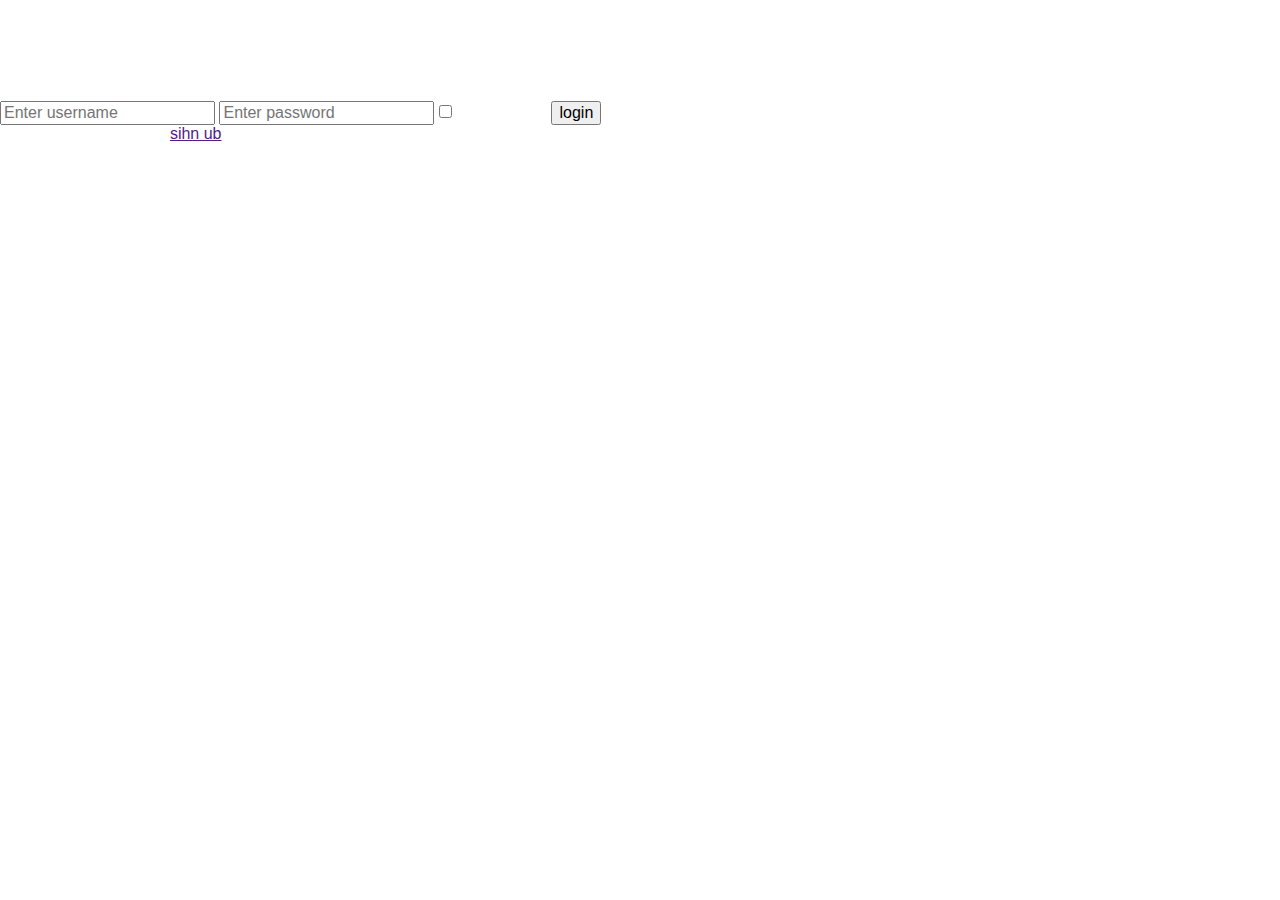
<file: users/login.html>
<!DOCTYPE html>
<html lang="en">
<head>
    <meta charset="UTF-8">
    <meta name="viewport" content="width=device-width, initial-scale=1.0">
    <link rel="stylesheet" href="../css/main.css">
    <link rel="stylesheet" href="../css/normalize.css">
    <link rel="stylesheet" href="../css/fontawesome-free-6.4.2-web/css/all.css">
    <title>login</title>
</head>
<body class="center" >
        <form action="" class="accunt">
            <h3>login</h3>
            <input type="text" name="" id="" placeholder="Enter username">
            <input type="password" name="" id=""placeholder="Enter password">
            <label class="custom-checkbox">
                <input type="checkbox">
                <span class="checkmark"></span>
                rmember me
              </label>
            <input type="submit" value="login">
            <div class="signub">
                dont have account yet? <a href="">sihn ub</a>
            </div>
        </form>
</body>
</html>
</file>
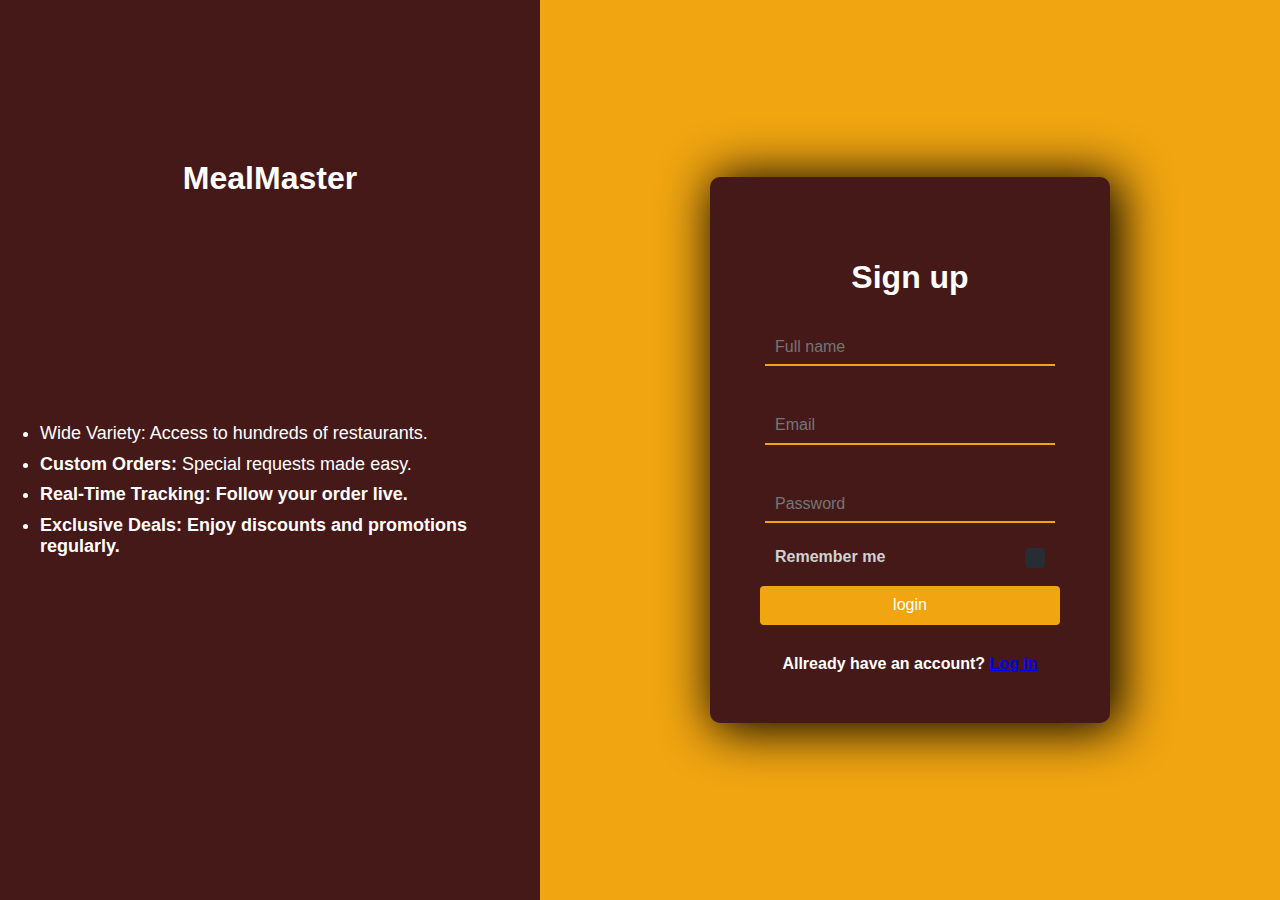
<file: users/sign up.html>
<!DOCTYPE html>
<html lang="en">
<head>
    
    <meta charset="UTF-8">
    <meta name="viewport" content="width=device-width, initial-scale=1.0">
    <link rel="stylesheet" href="../css/main.css">
    <link rel="stylesheet" href="../css/normalize.css">
    <link rel="stylesheet" href="../css/fontawesome-free-6.4.2-web/css/all.css">
    <link href="https://fonts.cdnfonts.com/css/lexend" rel="stylesheet">
    <style>
        @import url('https://fonts.cdnfonts.com/css/lexend');
    </style>
    <title>sign up</title>
</head>
<body>
    <div class="fcontainer">
        <header>
            <h1>MealMaster</h1>
            <a href="login.html">Log in</a>
        </header>
    <div class="left-panel">
        <h1>MealMaster</h1>
        <ul style="text-align: left !important; font-size: large;">
            <li><b></b>Wide Variety:</b> Access to hundreds of restaurants.</li>
            <li><b>Custom Orders:</b> Special requests made easy.</li>
            <li><b>Real-Time Tracking:<b></b> Follow your order live.
            </li>
            <li><b>Exclusive Deals:</b> Enjoy discounts and promotions regularly.</li>
        </ul>
    </div>
    <div class="right-panel">
        <form action="" class="formaldo">
            <h3>Sign up</h3>
            <div class="input-wrapper">
                <input type="text" class="bordered-input" placeholder="Full name">
            </div>
            <div class="input-wrapper">
                <input type="text" class="bordered-input" placeholder="Email">
            </div>
            <div class="input-wrapper">
                <input type="password" class="bordered-input" placeholder="Password">
            </div>
            <label class="custom-checkbox">
                <input type="checkbox">
                <span class="checkmark"></span>
                Remember me
            </label>
            <input class="button" type="submit" value="login">
            <div class="signup">
                Allready have an account? <a href="login.html">Log in</a>
            </div>
        </form>
    </div>
    </div>
</body>
</html>
</file>
<file: css/main.css>
*{
    -webkit-box-sizing: border-box;
    -moz-box-sizing: border-box;
    box-sizing: border-box;
    scroll-behavior: smooth;
    font-family: 'Lexend', sans-serif;
}
:root{
    --bgcolor:#262d33;
    --maincolor:#f0a511;
    --acscolor:rgb(70, 25, 25);
    --tcolor:#d1d1d1;
}
body{
    color: white;
}
@media (max-width: 600px) {
    body {
        font-size: 13px;
    }
}
.container {
    display: flex;
    flex-direction: row;
}
@media (max-width: 600px) {
    .container {
        width: 100%;
    }
}
@media (min-width: 601px) and (max-width: 900px) {
    .container {
        width: 90%;
        max-width: 800px;
    }
}
@media (min-width: 901px) and (max-width: 1200px) {
    .container {
        width: 85%;
        max-width: 1000px;
    }
}
@media (min-width: 1201px) {
    .container {
        width: 80%;
        max-width: 1200px;
    }
}
h3{
    font-size: 2em;
    font-weight: bold;
}
.left-panel {
    height: 100vh;
    max-width: 60dvh;
    background-color: var(--acscolor);
    float: left;
    text-align: center;
    vertical-align: middle;
    padding: 50px 30px;
    display: flex;
    flex-direction: column;
    justify-content: space-around;
    ul{
        padding: 0px;
        li{
            margin: 10px;
        }
    }
}
.fcontainer header{
    display: none;
}
@media (max-width: 780px){
    .left-panel{
        display: none;
    }
    .fcontainer header{
        display: block;
        height: 60px;
        width: 100%;
        background-color: var(--acscolor);
        padding: 10px;
        display: flex;
        justify-content: space-between;
        align-items: center;
        h2{
            margin: 0px;
        }
        a{
            text-decoration: none;
            color: white;
            padding: 5px 20px;
            background-color: var(--maincolor);
            border-radius: 10px;
            font-weight: bold;
            font-size: 1.3em;
            transition: all 200ms;
        }
        a:hover{
            background-color: #a7740d;
        }
    }
}
.right-panel{
    min-height: 100dvh;
    background-color:var(--maincolor);
    display: flex;
    justify-content: center;
    align-items: center;
}
@media (max-width: 780px){
    .right-panel{
        min-height: calc(100dvh - 60px);
    }
}
/* start account form */
.formaldo{
    width: 400px;
    max-width: 95%;
    background-color: var(--acscolor);
    border-radius: 10px;
    padding: 50px ;
    display: flex;
    justify-content: center;
    align-items: center;
    flex-direction: column;
    box-shadow: 6px 3px 50px 4px black;
    input,label{
        width: 90%;
        border: none;
        padding: 10px 0px;
        margin-bottom: 20px;
        color: white;
        background-color: transparent;
        caret-color: var(--maincolor);
        outline: none;
    }
    .input-wrapper {
        position: relative; 
        width: 90%; 
        margin-bottom: 20px; 
    }
    .input-wrapper::after {
        content: ''; 
        position: absolute; 
        left: -10px; 
        bottom: 20px; 
        width: calc(100% + 20px); 
        height: 2px; 
        background-color: var(--maincolor); 
        transition: background-color 200ms; 
    }
    input:focus+.input-wrapper::after {
        background-color:red;
    }
    .button {
        border-radius: 4px;
        background-color: var(--maincolor);
        width: 100%;
        margin-bottom: 30px;
        transition: all 200ms;
    }
    .button:hover{
        background-color: #a7740d;
    }
    .custom-checkbox {
        display: inline-block;
        position: relative;
        cursor: pointer;
        padding: 0px;
        margin-top: -15px;
        color:var(--tcolor);
        border: none;
    }
    .custom-checkbox input {
        position: absolute;
        opacity: 0;
        cursor: pointer;
    }
    .custom-checkbox .checkmark {
        position: absolute;
        right: 0;
        top: 0;
        height: 20px;
        width: 20px;
        background-color: var(--bgcolor); 
        border-radius: 4px; 
    }
    .custom-checkbox input:checked + .checkmark {
        background-color:var(--maincolor);
        border-color: var(--maincolor);
    }
    .custom-checkbox .checkmark:after {
        content: "";
        position: absolute;
        display: none;
        left: 6px;
        top: 3px;
        width: 5px;
        height: 10px;
        border: solid white;
        border-width: 0 2px 2px 0;
        transform: rotate(45deg);
    }
    .custom-checkbox input:checked + .checkmark:after {
        display: block;
    
    }
}
/* end account form */
</file>
